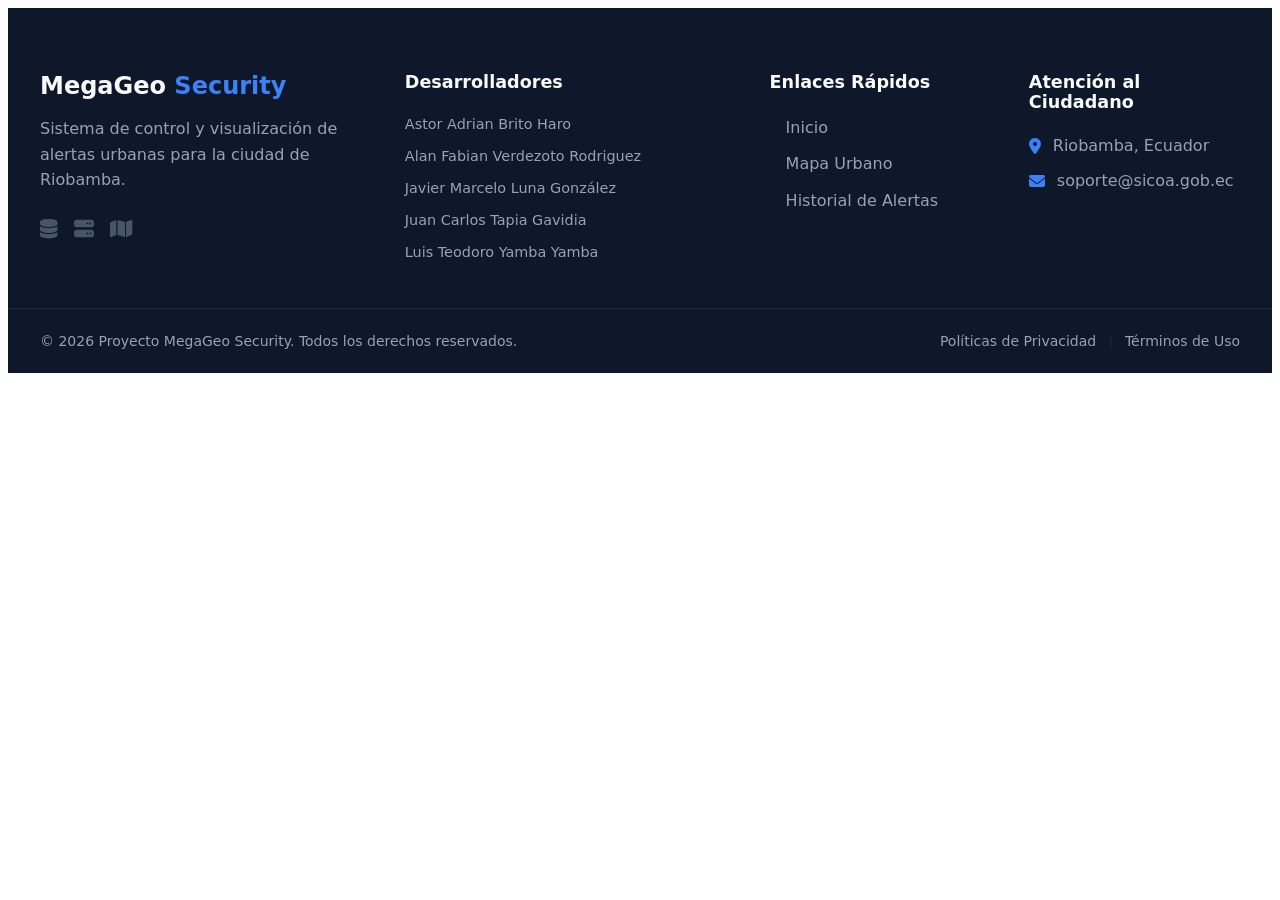
<file: footer/index.html>
<!DOCTYPE html>
<html lang="es">

<head>
    <meta charset="UTF-8">
    <meta name="viewport" content="width=device-width, initial-scale=1.0">
    <title>GeoPortal Footer</title>
    <link rel="stylesheet" href="https://cdnjs.cloudflare.com/ajax/libs/font-awesome/6.4.0/css/all.min.css">
    <link rel="stylesheet" href="styles.css">
</head>

<body>
    <footer class="sicoa-footer">
        <div class="footer-container">
            <div class="footer-grid">
                <!-- Columna 1: Marca y Descripción -->
                <div class="footer-brand">
                    <h3>MegaGeo <span>Security</span></h3>
                    <p>
                        Sistema de control y visualización de alertas urbanas para la ciudad de Riobamba.
                    </p>
                    <div class="tech-stack">
                        <span title="PostGIS & PostgreSQL"><i class="fa-solid fa-database"></i></span>
                        <span title="FastAPI Backend"><i class="fa-solid fa-server"></i></span>
                        <span title="Leaflet Maps"><i class="fa-solid fa-map"></i></span>
                    </div>
                </div>

                <!-- Columna 2: Equipo de Desarrollo -->
                <div class="footer-team">
                    <h4>Desarrolladores</h4>
                    <ul>
                        <li>Astor Adrian Brito Haro</li>
                        <li>Alan Fabian Verdezoto Rodriguez</li>
                        <li>Javier Marcelo Luna González</li>
                        <li>Juan Carlos Tapia Gavidia</li>
                        <li>Luis Teodoro Yamba Yamba</li>
                    </ul>
                </div>

                <!-- Columna 3: Enlaces Rápidos -->
                <div class="footer-links">
                    <h4>Enlaces Rápidos</h4>
                    <ul>
                        <li><a href="#inicio"><i class="fa-solid fa-chevron-right"></i> Inicio</a></li>
                        <li><a href="#mapa"><i class="fa-solid fa-chevron-right"></i> Mapa Urbano</a></li>
                        <li><a href="#alertas"><i class="fa-solid fa-chevron-right"></i> Historial de Alertas</a></li>
                    </ul>
                </div>

                <!-- Columna 4: Contacto e Información -->
                <div class="footer-contact">
                    <h4>Atención al Ciudadano</h4>
                    <ul>
                        <li>
                            <i class="fa-solid fa-location-dot"></i>
                            <span>Riobamba, Ecuador</span>
                        </li>
                        <li>
                            <i class="fa-solid fa-envelope"></i>
                            <a href="mailto:soporte@sicoa.gob.ec">soporte@sicoa.gob.ec</a>
                        </li>
                    </ul>
                </div>
            </div>
        </div>

        <!-- Barra Inferior -->
        <div class="footer-bottom">
            <div class="footer-container bottom-flex">
                <p>&copy; <span id="current-year"></span> Proyecto MegaGeo Security. Todos los derechos reservados.</p>
                <div class="legal-links">
                    <a href="#privacidad">Políticas de Privacidad</a>
                    <span class="separator">|</span>
                    <a href="#terminos">Términos de Uso</a>
                </div>
            </div>
        </div>
    </footer>
    <script src="script.js"></script>
</body>

</html>
</file>
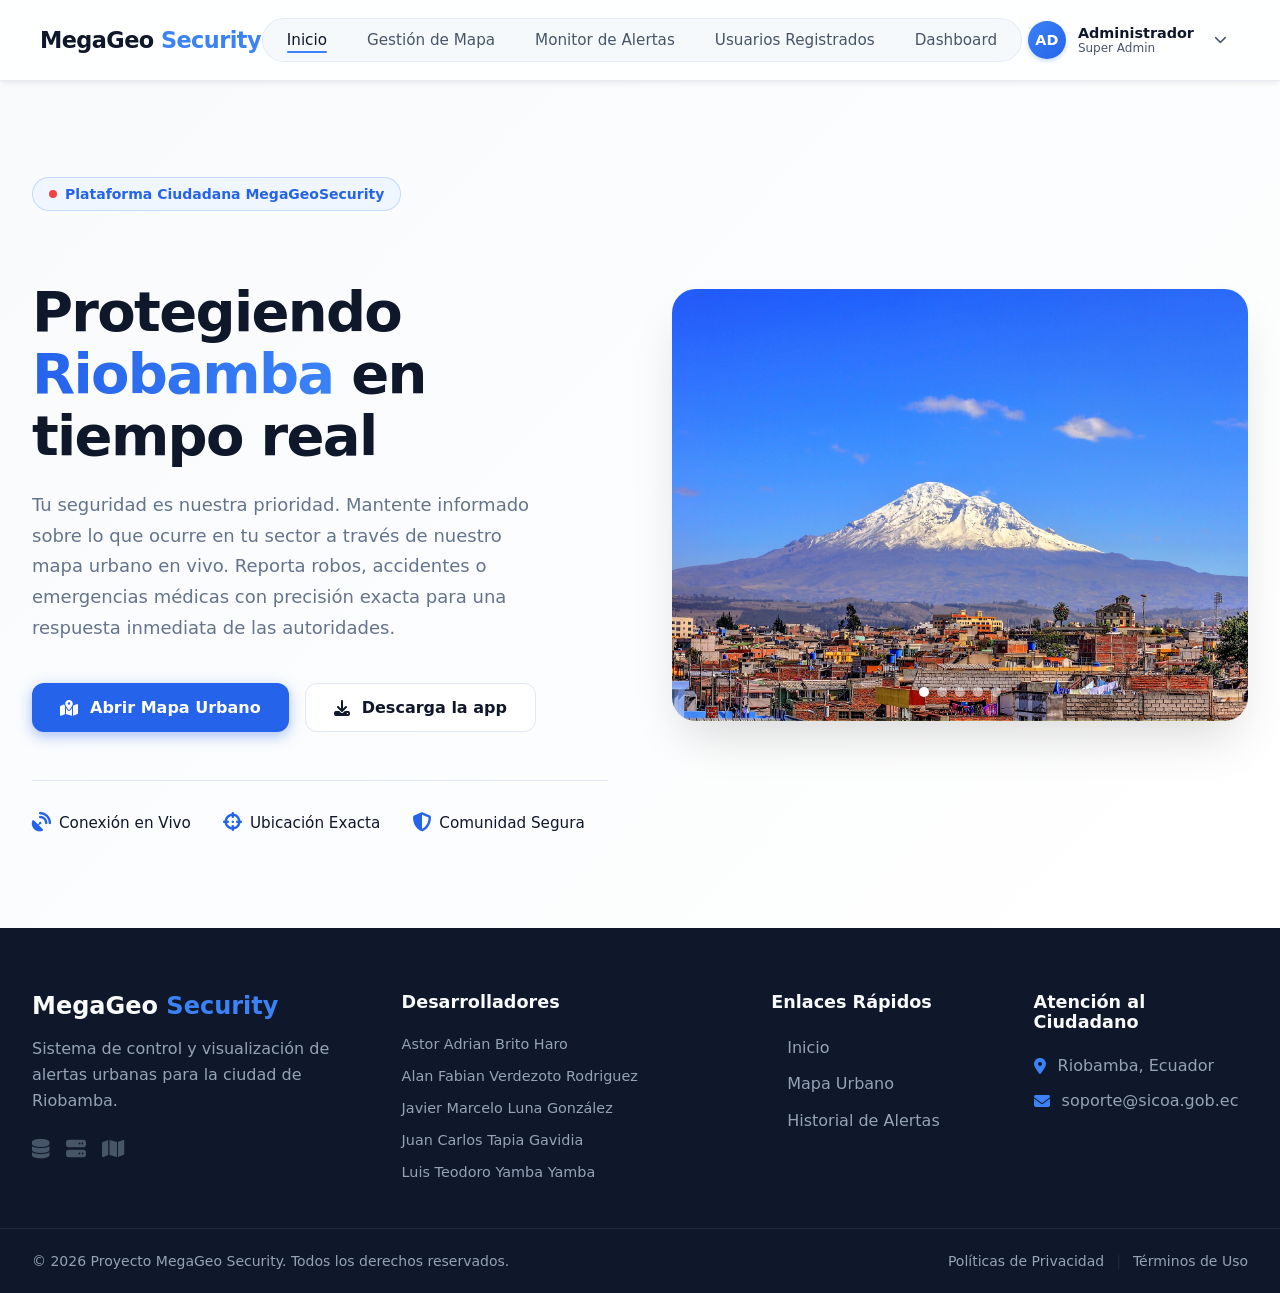
<file: inicio/index.html>
<!DOCTYPE html>
<html lang="es">

<head>
    <meta charset="UTF-8">
    <meta name="viewport" content="width=device-width, initial-scale=1.0">
    <title>GeoPortal - Inicio</title>
    <link rel="stylesheet" href="https://cdnjs.cloudflare.com/ajax/libs/font-awesome/6.4.0/css/all.min.css">
    <!-- Header Styles -->
    <link rel="stylesheet" href="../header/styles.css">
    <!-- Footer Styles -->
    <link rel="stylesheet" href="../footer/styles.css">
    <link rel="stylesheet" href="styles.css">
</head>

<body>
    <!-- Header Placeholder -->
    <div id="header-placeholder"></div>
    <script>
        // Cargar el componente header dinámicamente
        fetch('../header/index.html')
            .then(response => response.text())
            .then(data => {
                const parser = new DOMParser();
                const doc = parser.parseFromString(data, 'text/html');
                const header = doc.querySelector('header');
                if (header) {
                    document.getElementById('header-placeholder').replaceWith(header);
                    // Avisar al script del header que el DOM se ha actualizado
                    document.dispatchEvent(new Event('headerLoaded'));
                }
            })
            .catch(err => console.error("Error cargando el header:", err));
    </script>

    <section id="inicio" class="hero-section">
        <div class="hero-container">
            <div class="hero-content">
                <div class="hero-badge">
                    <span class="pulse-dot"></span>
                    Plataforma Ciudadana MegaGeoSecurity
                </div>

                <h1 class="hero-title">
                    Protegiendo <span>Riobamba</span> en tiempo real
                </h1>

                <p class="hero-description">
                    Tu seguridad es nuestra prioridad. Mantente informado sobre lo que ocurre en tu sector a través de
                    nuestro mapa urbano en vivo. Reporta robos, accidentes o emergencias médicas con precisión exacta
                    para una respuesta inmediata de las autoridades.
                </p>

                <div class="hero-actions">
                    <a href="../geoportal/index.html" class="btn btn-primary">
                        <i class="fa-solid fa-map-location-dot"></i>
                        Abrir Mapa Urbano
                    </a>
                    <a href="https://drive.google.com/drive/folders/1KR6mrSgUkfvbne4g0zEMF6iu_3k34ZDi?usp=sharing"
                        target="_blank" class="btn btn-secondary">
                        <i class="fa-solid fa-download"></i>
                        Descarga la app
                    </a>
                </div>

                <div class="hero-impact">
                    <div class="impact-item">
                        <i class="fa-solid fa-satellite-dish"></i>
                        <span>Conexión en Vivo</span>
                    </div>
                    <div class="impact-item">
                        <i class="fa-solid fa-crosshairs"></i>
                        <span>Ubicación Exacta</span>
                    </div>
                    <div class="impact-item">
                        <i class="fa-solid fa-shield-halved"></i>
                        <span>Comunidad Segura</span>
                    </div>
                </div>
            </div>

            <div class="hero-visuals">
                <div class="carousel-wrapper">
                    <div class="carousel-slides">
                        <img src="../multimedia/carusel/Vista_del_Volcán_Chimborazo_desde_Riobamba.jpg" alt="Chimborazo"
                            class="carousel-img active">
                        <img src="../multimedia/carusel/riobamba-centro-1-1536x864.jpg" alt="Centro Riobamba"
                            class="carousel-img">
                        <img src="../multimedia/carusel/Riobamba-Cathedral.jpg" alt="Catedral de Riobamba"
                            class="carousel-img">
                        <img src="../multimedia/carusel/Sucre-Park.jpg" alt="Parque Sucre" class="carousel-img">
                        <img src="../multimedia/carusel/Vista_aérea_de_Riobamba.jpg" alt="Vista Aérea Riobamba"
                            class="carousel-img">
                    </div>
                    <div class="carousel-indicators">
                        <span class="indicator active" data-slide="0"></span>
                        <span class="indicator" data-slide="1"></span>
                        <span class="indicator" data-slide="2"></span>
                        <span class="indicator" data-slide="3"></span>
                        <span class="indicator" data-slide="4"></span>
                    </div>
                </div>
            </div>
        </div>
    </section>

    <!-- Footer Placeholder -->
    <div id="footer-placeholder"></div>
    <script>
        // Cargar el componente footer dinámicamente
        fetch('../footer/index.html')
            .then(response => response.text())
            .then(data => {
                const parser = new DOMParser();
                const doc = parser.parseFromString(data, 'text/html');
                const footer = doc.querySelector('footer');
                if (footer) {
                    document.getElementById('footer-placeholder').replaceWith(footer);
                    document.dispatchEvent(new Event('footerLoaded'));
                }
            })
            .catch(err => console.error("Error cargando el footer:", err));
    </script>

    <script src="script.js"></script>
    <script src="../header/script.js"></script>
    <script src="../footer/script.js"></script>
</body>

</html>
</file>
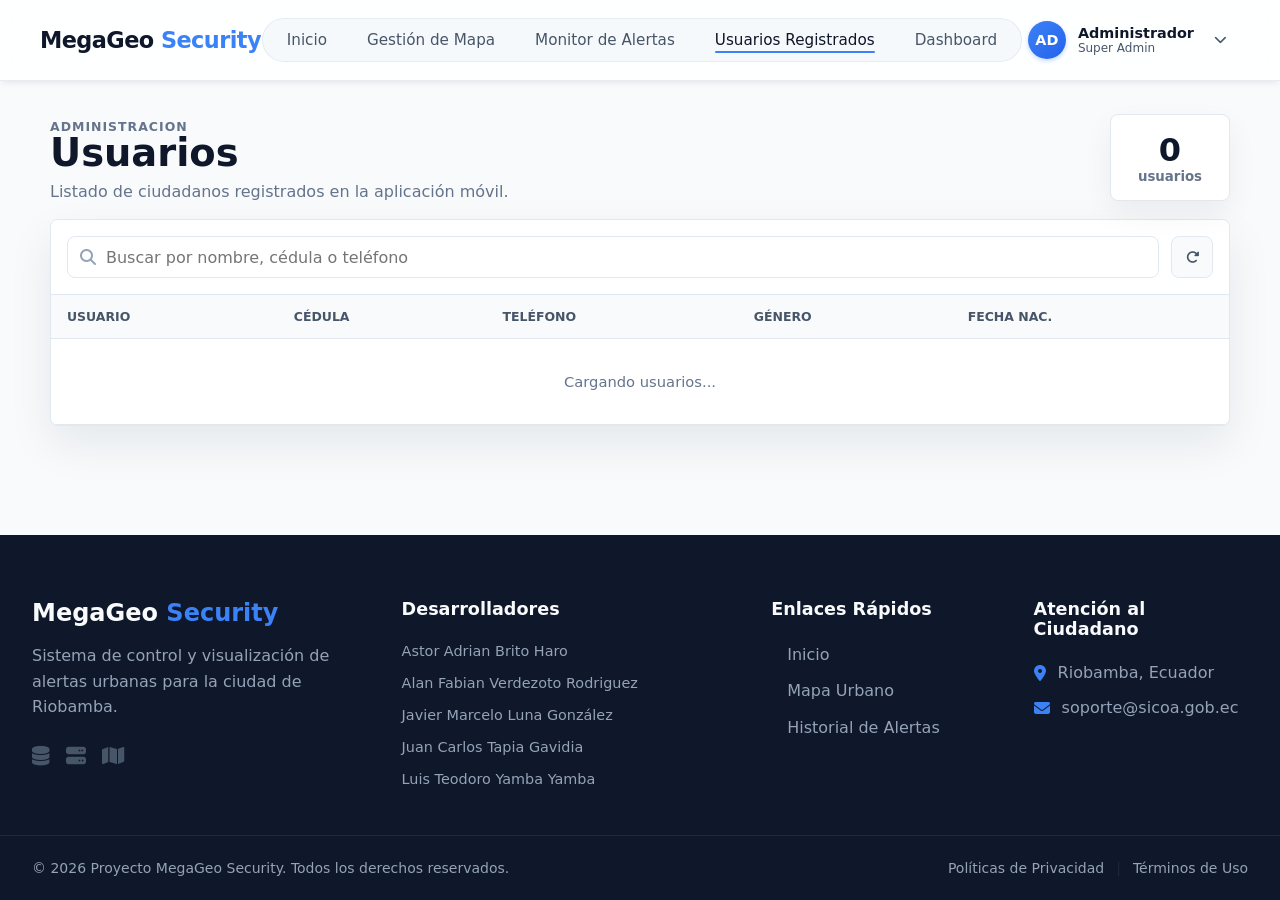
<file: usuario/index.html>
<!DOCTYPE html>
<html lang="es">
<head>
    <meta charset="UTF-8">
    <meta name="viewport" content="width=device-width, initial-scale=1.0">
    <title>MegaGeo Security - Usuarios</title>
    <link rel="stylesheet" href="https://cdnjs.cloudflare.com/ajax/libs/font-awesome/6.4.0/css/all.min.css">
    <link rel="stylesheet" href="../header/styles.css">
    <link rel="stylesheet" href="../footer/styles.css">
    <link rel="stylesheet" href="style.css">
</head>
<body>
    <div id="header-placeholder"></div>
    <script>
        fetch('../header/index.html')
            .then(function(response) { return response.text(); })
            .then(function(data) {
                var parser = new DOMParser();
                var doc = parser.parseFromString(data, 'text/html');
                var header = doc.querySelector('header');
                if (header) {
                    var links = header.querySelectorAll('.main-nav a');
                    links.forEach(function(link) { link.classList.remove('active'); });
                    var userLink = Array.from(links).find(function(link) {
                        return link.textContent.indexOf('Usuarios') !== -1;
                    });
                    if (userLink) userLink.classList.add('active');
                    document.getElementById('header-placeholder').replaceWith(header);
                    document.dispatchEvent(new Event('headerLoaded'));
                }
            });
    </script>

    <main class="users-shell">
        <section class="users-header">
            <div>
                <p class="eyebrow">Administracion</p>
                <h1>Usuarios</h1>
                <p>Listado de ciudadanos registrados en la aplicación móvil.</p>
            </div>
            <div class="total-card">
                <span id="totalUsers">0</span>
                <small>usuarios</small>
            </div>
        </section>

        <section class="users-panel">
            <div class="toolbar">
                <div class="search-box">
                    <i class="fa-solid fa-magnifying-glass"></i>
                    <input id="searchInput" type="search" placeholder="Buscar por nombre, cédula o teléfono">
                </div>
                <button type="button" id="btnReload" title="Recargar usuarios" aria-label="Recargar usuarios">
                    <i class="fa-solid fa-rotate-right"></i>
                </button>
            </div>

            <div class="table-wrap">
                <table>
                    <thead>
                        <tr>
                            <th>Usuario</th>
                            <th>Cédula</th>
                            <th>Teléfono</th>
                            <th>Género</th>
                            <th>Fecha Nac.</th>
                        </tr>
                    </thead>
                    <tbody id="usersTableBody">
                        <tr>
                            <td colspan="5" class="empty-cell">Cargando usuarios...</td>
                        </tr>
                    </tbody>
                </table>
            </div>
        </section>
    </main>

    <div id="footer-placeholder"></div>
    <script>
        fetch('../footer/index.html')
            .then(function(response) { return response.text(); })
            .then(function(data) {
                var parser = new DOMParser();
                var doc = parser.parseFromString(data, 'text/html');
                var footer = doc.querySelector('footer');
                if (footer) {
                    document.getElementById('footer-placeholder').replaceWith(footer);
                    document.dispatchEvent(new Event('footerLoaded'));
                }
            });
    </script>

    <script src="../config.js"></script>
    <script src="script.js"></script>
    <script src="../header/script.js"></script>
    <script src="../footer/script.js"></script>
</body>
</html>
</file>
<file: footer/styles.css>
:root {
    --footer-bg: #0f172a;
    --footer-text: #94a3b8;
    --footer-heading: #f8fafc;
    --footer-accent: #3b82f6;
    --footer-border: #1e293b;
}

.sicoa-footer {
    background-color: var(--footer-bg);
    color: var(--footer-text);
    font-family: 'Inter', system-ui, -apple-system, sans-serif;
    padding-top: 4rem;
    margin-top: auto;
}

.footer-container {
    max-width: 1280px;
    margin: 0 auto;
    padding: 0 2rem;
}

.footer-grid {
    display: grid;
    grid-template-columns: 1.5fr 1.5fr 1fr 1fr;
    gap: 3rem;
    margin-bottom: 3rem;
}

.footer-brand h3 {
    color: var(--footer-heading);
    font-size: 1.5rem;
    font-weight: 700;
    margin: 0 0 1rem 0;
}

.footer-brand h3 span {
    color: var(--footer-accent);
}

.footer-brand p {
    line-height: 1.6;
    margin-bottom: 1.5rem;
}

.tech-stack {
    display: flex;
    gap: 1rem;
    color: #475569;
    font-size: 1.25rem;
}

.tech-stack span:hover {
    color: var(--footer-heading);
    cursor: help;
    transition: color 0.3s ease;
}

.footer-links h4,
.footer-contact h4,
.footer-team h4 {
    color: var(--footer-heading);
    font-size: 1.1rem;
    font-weight: 600;
    margin: 0 0 1.5rem 0;
}

.footer-links ul,
.footer-contact ul,
.footer-team ul {
    list-style: none;
    padding: 0;
    margin: 0;
    display: flex;
    flex-direction: column;
    gap: 1rem;
}

.footer-team li {
    color: var(--footer-text);
    font-size: 0.9rem;
}

.pending-member {
    font-style: italic;
    opacity: 0.6;
}

.footer-links a {
    color: var(--footer-text);
    text-decoration: none;
    display: inline-flex;
    align-items: center;
    gap: 0.5rem;
    transition: all 0.2s ease;
}

.footer-links a i {
    font-size: 0.75rem;
    color: var(--footer-accent);
    opacity: 0;
    transform: translateX(-5px);
    transition: all 0.2s ease;
}

.footer-links a:hover {
    color: var(--footer-heading);
    transform: translateX(5px);
}

.footer-links a:hover i {
    opacity: 1;
    transform: translateX(0);
}

.footer-contact li {
    display: flex;
    align-items: center;
    gap: 0.75rem;
}

.footer-contact i {
    color: var(--footer-accent);
}

.footer-contact a {
    color: var(--footer-text);
    text-decoration: none;
    transition: color 0.2s ease;
}

.footer-contact a:hover {
    color: var(--footer-heading);
}

.footer-bottom {
    border-top: 1px solid var(--footer-border);
    padding: 1.5rem 0;
    font-size: 0.875rem;
}

.bottom-flex {
    display: flex;
    justify-content: space-between;
    align-items: center;
    flex-wrap: wrap;
    gap: 1rem;
}

.bottom-flex p {
    margin: 0;
}

.legal-links {
    display: flex;
    align-items: center;
    gap: 0.75rem;
}

.legal-links a {
    color: var(--footer-text);
    text-decoration: none;
    transition: color 0.2s ease;
}

.legal-links a:hover {
    color: var(--footer-heading);
}

.separator {
    color: var(--footer-border);
}

@media (max-width: 1024px) {
    .footer-grid {
        grid-template-columns: 1fr 1fr;
    }
}

@media (max-width: 640px) {
    .footer-grid {
        grid-template-columns: 1fr;
        gap: 2.5rem;
    }
    .bottom-flex {
        flex-direction: column;
        text-align: center;
    }
}
</file>
<file: header/styles.css>
:root {
    --bg-color: rgba(255, 255, 255, 0.85);
    --text-primary: #0f172a;
    --text-secondary: #475569;
    --accent: #3b82f6;
    --accent-hover: #2563eb;
    --danger: #ef4444;
    --border: rgba(226, 232, 240, 0.8);
}

* {
    box-sizing: border-box;
}

body {
    margin: 0;
    font-family: 'Inter', system-ui, -apple-system, sans-serif;
    background-color: #f8fafc;
}

.admin-header {
    display: flex;
    justify-content: space-between;
    align-items: center;
    padding: 1rem 2.5rem;
    background: var(--bg-color);
    backdrop-filter: blur(12px);
    -webkit-backdrop-filter: blur(12px);
    box-shadow: 0 4px 6px -1px rgba(0, 0, 0, 0.05), 0 2px 4px -1px rgba(0, 0, 0, 0.03);
    border-bottom: 1px solid var(--border);
    position: sticky;
    top: 0;
    z-index: 1000;
}

.logo-container {
    display: flex;
    align-items: center;
}

.logo-container h2 {
    margin: 0;
    color: var(--text-primary);
    font-size: 1.4rem;
    font-weight: 700;
    letter-spacing: -0.025em;
}

.logo-container span {
    color: var(--accent);
}

.main-nav {
    display: flex;
    gap: 2.5rem;
    background: rgba(241, 245, 249, 0.6);
    padding: 0.5rem 1.5rem;
    border-radius: 9999px;
    border: 1px solid var(--border);
}

.main-nav a {
    text-decoration: none;
    color: var(--text-secondary);
    font-weight: 500;
    font-size: 0.95rem;
    transition: all 0.3s ease;
    padding: 0.25rem 0;
    position: relative;
}

.main-nav a::after {
    content: '';
    position: absolute;
    width: 0;
    height: 2px;
    bottom: 0;
    left: 0;
    background-color: var(--accent);
    transition: width 0.3s ease;
    border-radius: 2px;
}

.main-nav a:hover,
.main-nav a.active {
    color: var(--text-primary);
}

.main-nav a.active::after {
    width: 100%;
}

.user-actions {
    display: flex;
    align-items: center;
    gap: 1.5rem;
}


.profile {
    display: flex;
    align-items: center;
    gap: 0.75rem;
    cursor: pointer;
    padding: 0.25rem 0.75rem 0.25rem 0.25rem;
    border-radius: 9999px;
    transition: background-color 0.2s;
    border: 1px solid transparent;
}

.profile:hover {
    background-color: #f1f5f9;
    border-color: var(--border);
}

.avatar {
    width: 38px;
    height: 38px;
    background: linear-gradient(135deg, var(--accent), var(--accent-hover));
    color: white;
    border-radius: 50%;
    display: flex;
    align-items: center;
    justify-content: center;
    font-weight: 600;
    font-size: 0.9rem;
    box-shadow: 0 2px 4px rgba(59, 130, 246, 0.3);
}

.user-info {
    display: flex;
    flex-direction: column;
}

.user-name {
    color: var(--text-primary);
    font-weight: 600;
    font-size: 0.9rem;
}

.user-role {
    color: var(--text-secondary);
    font-size: 0.75rem;
}

@media (max-width: 768px) {
    .main-nav {
        display: none;
    }

    .user-info {
        display: none;
    }

    .admin-header {
        padding: 1rem;
    }
}
</file>
<file: inicio/styles.css>
:root {
    --primary-color: #0f172a;
    --accent-color: #2563eb;
    --accent-light: #eff6ff;
    --text-muted: #64748b;
    --bg-light: #f8fafc;
    --danger: #ef4444;
}

.hero-section {
    padding: 6rem 2rem;
    background: linear-gradient(135deg, var(--bg-light) 0%, #ffffff 100%);
    min-height: calc(100vh - 80px); /* Asumiendo el alto del header */
    display: flex;
    align-items: center;
    overflow: hidden;
}

.hero-container {
    max-width: 1280px;
    margin: 0 auto;
    display: grid;
    grid-template-columns: 1fr 1fr;
    gap: 4rem;
    align-items: center;
}

.hero-badge {
    display: inline-flex;
    align-items: center;
    gap: 0.5rem;
    padding: 0.5rem 1rem;
    background-color: var(--accent-light);
    color: var(--accent-color);
    border-radius: 9999px;
    font-size: 0.875rem;
    font-weight: 600;
    margin-bottom: 1.5rem;
    border: 1px solid rgba(37, 99, 235, 0.2);
}

.pulse-dot {
    width: 8px;
    height: 8px;
    background-color: var(--danger);
    border-radius: 50%;
    animation: pulse 2s infinite;
}

.hero-title {
    font-size: 3.5rem;
    line-height: 1.1;
    color: var(--primary-color);
    font-weight: 800;
    margin-bottom: 1.5rem;
    letter-spacing: -0.03em;
}

.hero-title span {
    color: var(--accent-color);
    background: linear-gradient(to right, var(--accent-color), #3b82f6);
    -webkit-background-clip: text;
    -webkit-text-fill-color: transparent;
}

.hero-description {
    font-size: 1.125rem;
    line-height: 1.7;
    color: var(--text-muted);
    margin-bottom: 2.5rem;
    max-width: 90%;
}

.hero-actions {
    display: flex;
    gap: 1rem;
    margin-bottom: 3rem;
}

.btn {
    display: inline-flex;
    align-items: center;
    gap: 0.75rem;
    padding: 0.875rem 1.75rem;
    border-radius: 0.75rem;
    font-size: 1rem;
    font-weight: 600;
    text-decoration: none;
    transition: all 0.3s ease;
    cursor: pointer;
}

.btn-primary {
    background-color: var(--accent-color);
    color: white;
    box-shadow: 0 4px 14px 0 rgba(37, 99, 235, 0.39);
}

.btn-primary:hover {
    background-color: #1d4ed8;
    transform: translateY(-2px);
    box-shadow: 0 6px 20px rgba(37, 99, 235, 0.23);
}

.btn-secondary {
    background-color: white;
    color: var(--primary-color);
    border: 1px solid #e2e8f0;
}

.btn-secondary:hover {
    background-color: var(--bg-light);
    border-color: #cbd5e1;
}

.hero-impact {
    display: flex;
    gap: 2rem;
    border-top: 1px solid #e2e8f0;
    padding-top: 2rem;
}

.impact-item {
    display: flex;
    align-items: center;
    gap: 0.5rem;
    color: var(--primary-color);
    font-weight: 500;
    font-size: 0.95rem;
}

.impact-item i {
    color: var(--accent-color);
    font-size: 1.2rem;
}

.hero-visuals {
    position: relative;
}

.carousel-wrapper {
    position: relative;
    border-radius: 1.5rem;
    box-shadow: 0 25px 50px -12px rgba(0, 0, 0, 0.15);
    overflow: hidden;
    aspect-ratio: 4 / 3;
    background: #e2e8f0;
}

.carousel-slides {
    width: 100%;
    height: 100%;
    position: relative;
}

.carousel-img {
    width: 100%;
    height: 100%;
    object-fit: cover;
    position: absolute;
    top: 0;
    left: 0;
    opacity: 0;
    transition: opacity 0.8s ease-in-out;
}

.carousel-img.active {
    opacity: 1;
}

.carousel-indicators {
    position: absolute;
    bottom: 1.5rem;
    left: 50%;
    transform: translateX(-50%);
    display: flex;
    gap: 0.5rem;
    z-index: 10;
}

.indicator {
    width: 10px;
    height: 10px;
    border-radius: 50%;
    background: rgba(255, 255, 255, 0.5);
    cursor: pointer;
    transition: background 0.3s;
}

.indicator.active {
    background: rgba(255, 255, 255, 1);
}

@keyframes pulse {
    0% { transform: scale(0.95); box-shadow: 0 0 0 0 rgba(239, 68, 68, 0.7); }
    70% { transform: scale(1); box-shadow: 0 0 0 6px rgba(239, 68, 68, 0); }
    100% { transform: scale(0.95); box-shadow: 0 0 0 0 rgba(239, 68, 68, 0); }
}

/* Clases generadas por JS */
.fade-in-up {
    opacity: 0;
    transform: translateY(30px);
    transition: opacity 0.8s ease, transform 0.8s cubic-bezier(0.16, 1, 0.3, 1);
}

.fade-in-up.visible {
    opacity: 1;
    transform: translateY(0);
}

@media (max-width: 1024px) {
    .hero-container {
        grid-template-columns: 1fr;
        gap: 3rem;
    }
    .hero-title {
        font-size: 2.8rem;
    }

    .fade-in-up.visible {
        transform: translateX(-50%) translateY(0);
    }
}

@media (max-width: 640px) {
    .hero-section {
        padding: 4rem 1.5rem;
    }
    .hero-title {
        font-size: 2.2rem;
    }
    .hero-actions {
        flex-direction: column;
    }
    .hero-impact {
        flex-direction: column;
        gap: 1rem;
    }

}
</file>
<file: usuario/style.css>
* {
    box-sizing: border-box;
}

body {
    margin: 0;
    background: #f8fafc;
    color: #0f172a;
    font-family: 'Inter', system-ui, -apple-system, BlinkMacSystemFont, 'Segoe UI', sans-serif;
    display: flex;
    flex-direction: column;
    min-height: 100vh;
}

.users-shell {
    width: min(1180px, calc(100% - 40px));
    margin: 28px auto 48px;
    flex: 1;
}

.users-header {
    display: flex;
    align-items: flex-end;
    justify-content: space-between;
    gap: 20px;
    margin-bottom: 18px;
}

.eyebrow {
    margin: 0 0 6px;
    color: #2563eb;
    font-size: 0.78rem;
    font-weight: 800;
    letter-spacing: 0.08em;
    text-transform: uppercase;
}

.users-header h1 {
    margin: 0;
    font-size: 2.4rem;
    line-height: 1;
}

.users-header p {
    margin: 10px 0 0;
    color: #64748b;
}

.total-card {
    min-width: 120px;
    padding: 16px;
    border: 1px solid #e2e8f0;
    border-radius: 8px;
    background: #fff;
    text-align: center;
    box-shadow: 0 12px 30px rgba(15, 23, 42, 0.06);
}

.total-card span,
.total-card small {
    display: block;
}

.total-card span {
    font-size: 2rem;
    font-weight: 800;
}

.total-card small {
    color: #64748b;
    font-weight: 700;
}

.users-panel {
    border: 1px solid #e2e8f0;
    border-radius: 8px;
    background: #fff;
    box-shadow: 0 18px 45px rgba(15, 23, 42, 0.08);
    overflow: hidden;
}

.toolbar {
    display: flex;
    gap: 12px;
    padding: 16px;
    border-bottom: 1px solid #e2e8f0;
    background: #fff;
}

.search-box {
    flex: 1;
    min-width: 0;
    display: flex;
    align-items: center;
    gap: 8px;
    height: 42px;
    padding: 0 12px;
    border: 1px solid #e2e8f0;
    border-radius: 8px;
}

.search-box i {
    color: #94a3b8;
}

.search-box input {
    width: 100%;
    border: 0;
    outline: none;
    color: #0f172a;
    font: inherit;
}

#btnReload {
    width: 42px;
    height: 42px;
    border: 1px solid #e2e8f0;
    border-radius: 8px;
    background: #f8fafc;
    color: #475569;
    cursor: pointer;
}

#btnReload:hover {
    color: #2563eb;
    border-color: #bfdbfe;
}

.table-wrap {
    overflow-x: auto;
}

table {
    width: 100%;
    border-collapse: collapse;
    text-align: left;
}

th,
td {
    padding: 14px 16px;
    border-bottom: 1px solid #e2e8f0;
    font-size: 0.92rem;
}

th {
    background: #f8fafc;
    color: #475569;
    font-size: 0.78rem;
    font-weight: 800;
    text-transform: uppercase;
}

td {
    color: #334155;
}

.user-cell {
    display: flex;
    align-items: center;
    gap: 10px;
    color: #0f172a;
    font-weight: 700;
}

.user-avatar {
    width: 34px;
    height: 34px;
    flex: 0 0 auto;
    display: inline-flex;
    align-items: center;
    justify-content: center;
    border-radius: 50%;
    color: #fff;
    background: #2563eb;
    font-size: 0.78rem;
    font-weight: 800;
}

.muted {
    color: #94a3b8;
}

.empty-cell {
    padding: 34px;
    color: #64748b;
    text-align: center;
}

@media (max-width: 720px) {
    .users-shell {
        width: min(100% - 24px, 680px);
    }

    .users-header {
        align-items: stretch;
        flex-direction: column;
    }

    .total-card {
        text-align: left;
    }
}
</file>
